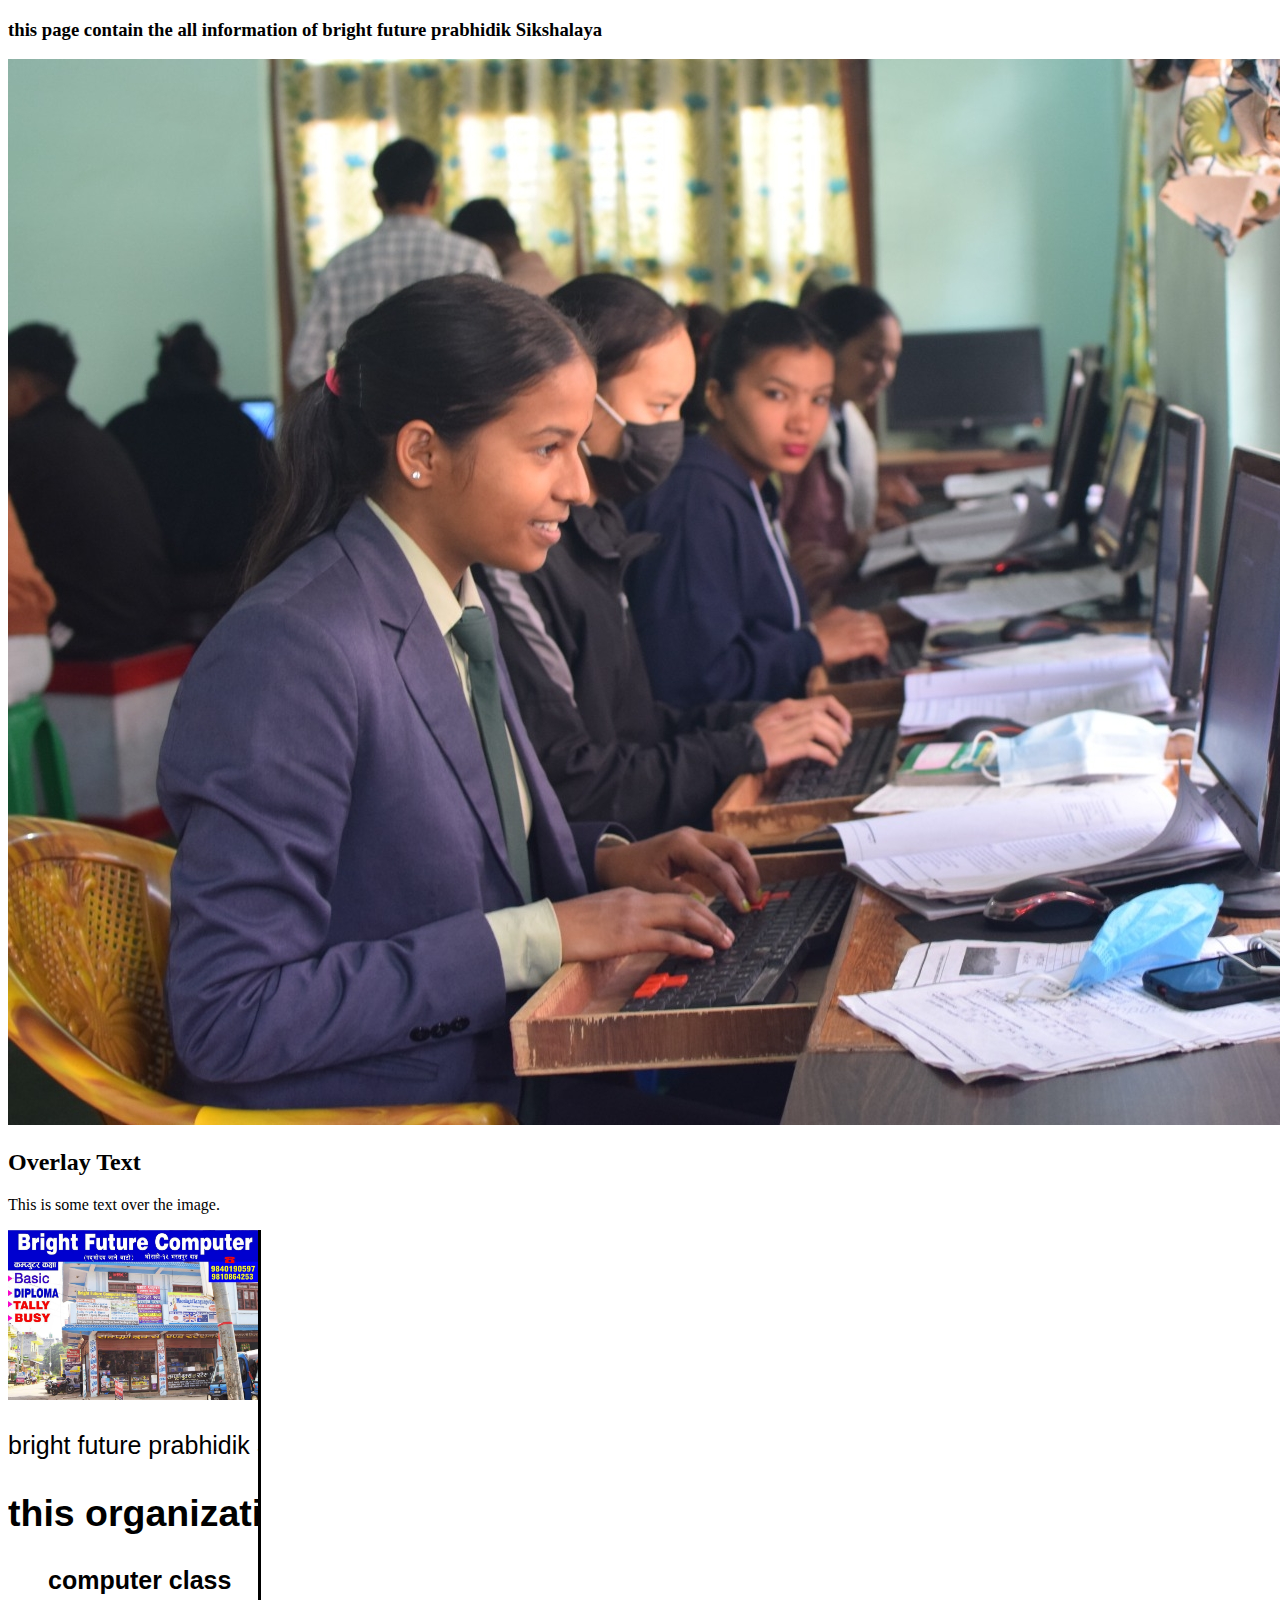
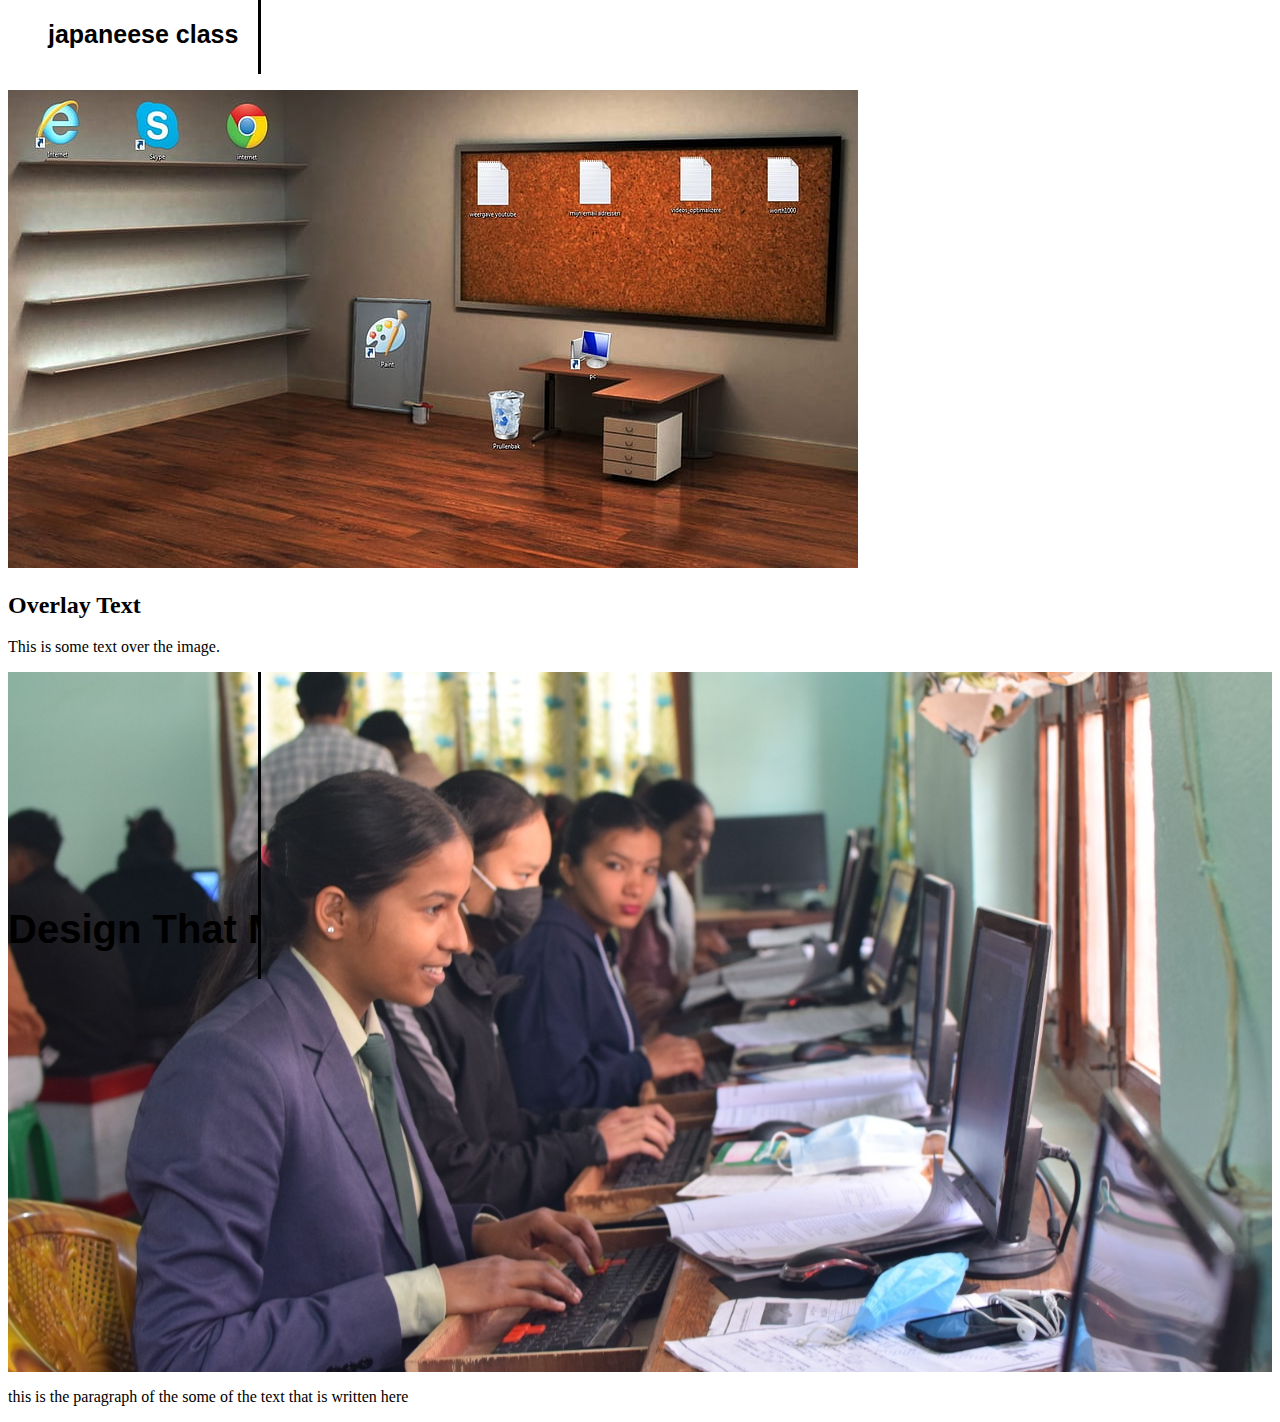
<file: about.html>
<!DOCTYPE html>
<html lang="en">
<head>
    <meta charset="UTF-8">
    <meta name="viewport" content="width=device-width, initial-scale=1.0">
    <title>about</title>
    <link rel="stylesheet" href="styleabout.css">
</head>
<body>
    <div>
        <h3>this page contain the all information of bright future prabhidik Sikshalaya</h3>
    </div>
    <div class="position-relative">
        <img src="1.jpg" alt="Your Image" class="img-fluid" />
        <div class="position-absolute top-0 start-0 bg-dark text-light p-3">
          <h2>Overlay Text</h2>
          <p>This is some text over the image.</p>
        </div>
      </div>
      
</body>
<p>
    <div class="container">
        <div class="image">
            <img src="image.jpg" alt="image" width="100%" height="100%">
        </div>
        <nav>
            <p>bright future prabhidik Sikshalaya was established in 2074 BS. The managing director of Bright Future prabhidik Sikshalaya is Lokmani Bhandari. At the time of establishment it named was Bright Future Computer institute. Later it was named as bright future prabhidik Sikshalaya. 
            <h2> this organization provides the following service</h2>
             <li>
                <ul><b>computer class</b><br></ul>
                <ul><b>japaneese class</b></ul>
                
             </li>
            </p>
        </nav>
    </div>    
</p>
<div class="position-relative">
    <img src="6.jpg" alt="Your Image" class="img-fluid" />
    <div class="position-absolute top-0 start-0 bg-dark text-light p-3">
      <h2>Overlay Text</h2>
      <p>This is some text over the image.</p>
    </div>
</div>
<style>
    .header{
        height: 700px;
        width: 100%;
        background-image: url('1.jpg');
        background-repeat: no-repeat;
        background-position: center;
        background-size: cover;
    }
 .header h1{
                   font-size:40px;
                   font-weight:700;
                   margin-top:235px}

   
      </style>
      <body>
<div class="header">
<div class="container">
<div class="row text center">
<div class="col-lg-12">

<h1>Design That Matters</h1>

</div> 
</div>
</div>
</div>
<div class="contner fluid">
    <P> this is the paragraph of the some of the text that is written here</P>
</div>    
</div>
</html>
</file>
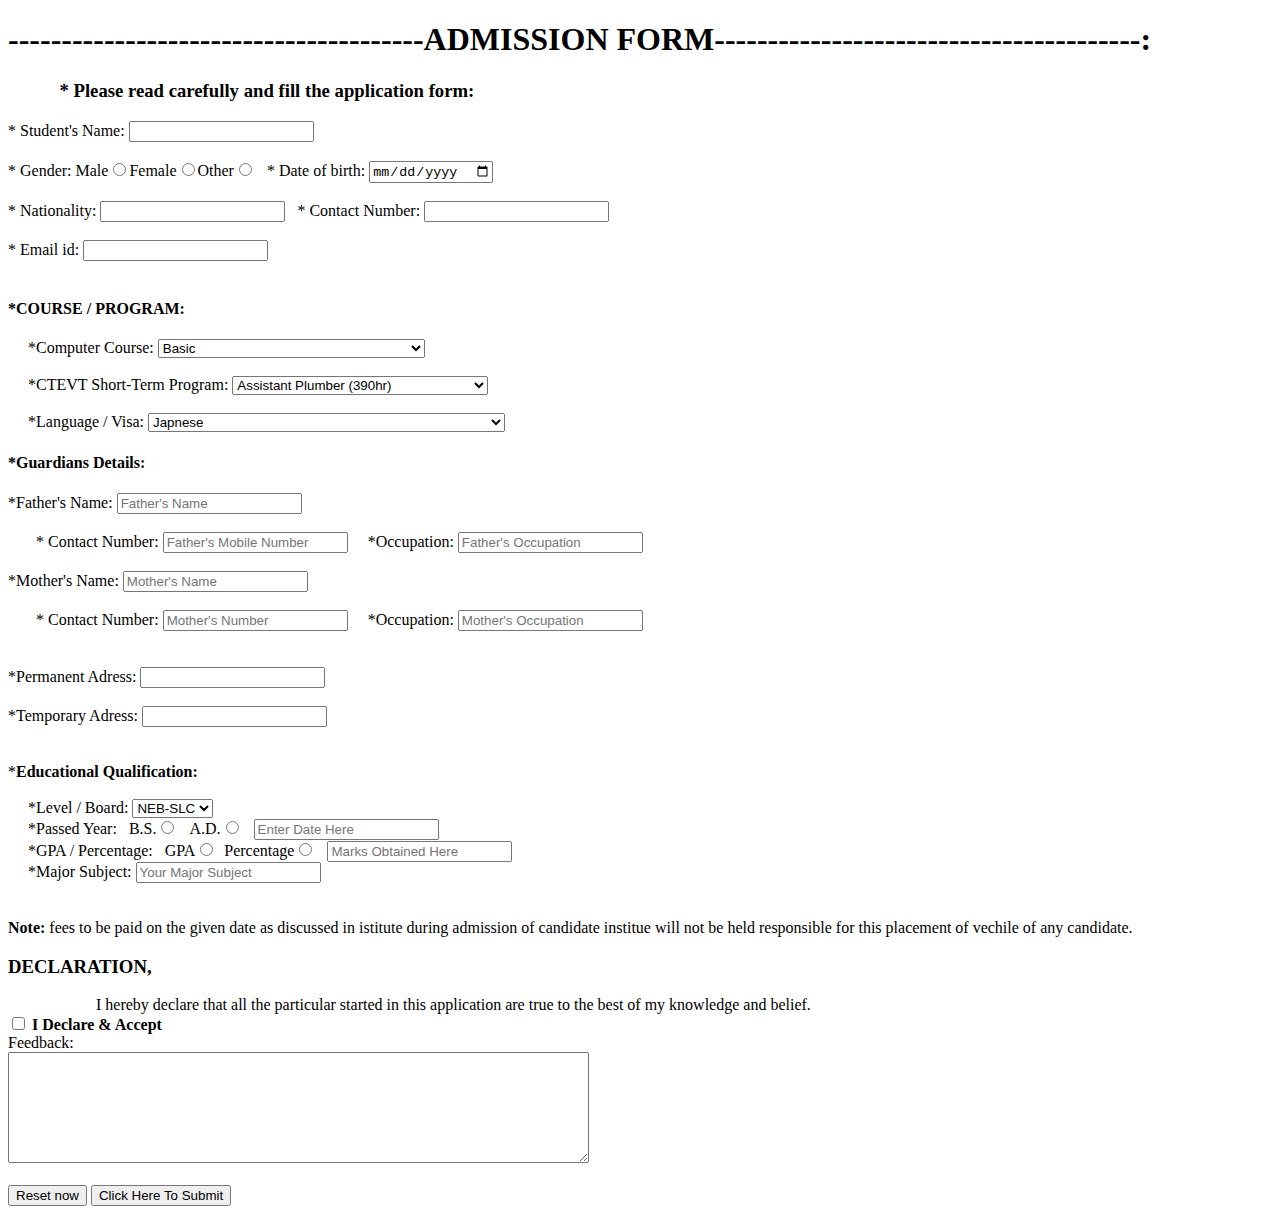
<file: Admission form.html>
<!DOCTYPE html>
<html lang="en">
<head>
    <meta charset="UTF-8">
    <meta name="viewport" content="width=device-width, initial-scale=1.0">
    <title>Admission Form:</title>
</head>
<body>
    <h1> <strong>---------------------------------------ADMISSION FORM----------------------------------------:</strong></h1>
    <h3>&nbsp;&nbsp;&nbsp;&nbsp;&nbsp;&nbsp;&nbsp;&nbsp;&nbsp;&nbsp;&nbsp;&#42 Please read carefully and fill the application form:</h3>
    <form action="backend.python">
        <div>
            <label for="name"> &#42; Student's Name:</label>
            <input type="text" name="myName" id="name">
        </div>
        <div><br>
            &#42; Gender: Male<input type="radio" name="myGender">Female<input type="radio" name="myGender">Other<input
            type="radio" name="myGender"> &nbsp; &#42; <label for="date">Date of birth:</label>
            <input type="date" name="myDate of birth" id="date">
        </div>
        <div><br>
            <label for="Nationality"> &#42; Nationality:</label>
            <input type="text" name="myNationality" id="Nationality"> &nbsp;
            <label for="number"> &#42; Contact Number:</label>
            <input type="number" name="myNumber" id="number">
        </div>
        <div><br>
            <label for="email"> &#42; Email id:</label>
            <input type="email" name="myEmail" id="email">
        </div> <br>
        <h4><strong> &#42;COURSE / PROGRAM:</strong></h4>
        <div>
          &nbsp;&nbsp;&nbsp;&nbsp; &#42;<label for="Computer Course">Computer Course:</label>
           <select name="myCourse" id="Computer Course">
            <option value="Basic">Basic</option>
            <option value="Tally">Tally</option>
            <option value="Tally & Busy">Tally & Busy</option>
            <option value="Diploma / Graphics">Diploma / Graphics</option>
            <option value="Engineering AutoCAD">Engineering AutoCAD</option>
            <option value="Computer Hardware & Repairing Classes">Computer Hardware & Repairing Classes</option>
            </select>
        </div>
      <div><br>
        &nbsp;&nbsp;&nbsp;&nbsp; &#42;<label for="CTEVT Short-Term Program">CTEVT Short-Term Program:</label>
           <select name="myCTEVT Short-Term Program" id="CTEVT Short-Term Program">
            <option value="Assistant Plumber (390hr)">Assistant Plumber (390hr)</option>
            <option value="Junior Building Electrician (390hr)">Junior Building Electrician (390hr)</option>
            <option value="Computer Hardware Technician (390hr)">Computer Hardware Technician  (390hr)</option>
            </select>
      </div>
       <div> <br>
        &nbsp;&nbsp;&nbsp;&nbsp; &#42;<label for="Language / Visa">Language / Visa:</label>
           <select name="myLanguage / Visa" id="Language / Visa">
            <option value="Japnese">Japnese</option>
            <option value="English">English</option>
            <option value="Student Visa ">Student Visa</option>
            <option value="TITP-Training Visa">TITP-Training Visa</option>
            <option value="SSW Working Visa N5/N4">SSW Working Visa N5/N4</option>
            <option value="Engineering Visa">Engineering Visa (Bachelor or Pass Direst Working Visa)</option>
            </select>
       </div>
       <div>
        <h4><strong> &#42;Guardians Details:</strong></h4>
        &#42;<label for="father's name">Father's Name:</label>
        <input type="text" name="myFather's Name" placeholder="Father's Name" id="father's name">
    </div><br>
   &nbsp;&nbsp;&nbsp;&nbsp;&nbsp;&nbsp;<label for="number"> &#42; Contact Number:</label>
   <input type="number" name="myNumber" placeholder="Father's Mobile Number" id="number"> &nbsp;&nbsp;&nbsp;
    <label for="Occupation"> &#42;Occupation:</label>
    <input type="text" name="myOccupation" placeholder="Father's Occupation" id="Occupation">
</div>
<div><br>
 &#42;<label for="mother's name">Mother's Name:</label>
 <input type="text" name="myMother's Name" placeholder="Mother's Name" id="mother's name">
</div><br>
&nbsp;&nbsp;&nbsp;&nbsp;&nbsp;&nbsp;<label for="number"> &#42; Contact Number:</label>
<input type="number" name="myNumber" placeholder="Mother's Number" id="number"> &nbsp;&nbsp;&nbsp;
<label for="Occupation"> &#42;Occupation:</label>
<input type="text" name="myOccupation" placeholder="Mother's Occupation" id="Occupation">
<div><br><br>
    &#42;<label for="permanent adress">Permanent Adress:</label>
    <input type="text" name="myPermanent Adress" id="permanent adress">
</div>
<div><br>
    &#42;<label for="temporary adress">Temporary Adress:</label>
    <input type="text" name="myTemporary Adress" id="temporary adress">
</div>
<br><br>
    &#42;<strong><label for="educational qualification">Educational Qualification:</label></strong>
    <div> <br>
        &nbsp;&nbsp;&nbsp;&nbsp; &#42;<label for="Level / Board">Level / Board:</label>
           <select name="myLevel / Board" id="Level/ Board">
            <option value="NEB-SLC">NEB-SLC</option>
            <option value="NEB-SEE">NEB-SEE</option>
            <option value="Bachelor ">Bachelor</option>
            </select>
       </div>
       <div>
        &nbsp;&nbsp;&nbsp;&nbsp; &#42;Passed Year: &nbsp;&nbsp;B.S.<input type="radio" name="myPassed Year">
        &nbsp;&nbsp;A.D.<input type="radio" name="myPassed Year">&nbsp;&nbsp; <input type="number" placeholder="Enter Date Here">
       </div>
       <div>
        &nbsp;&nbsp;&nbsp;&nbsp; &#42;GPA / Percentage: &nbsp;&nbsp;GPA<input type="radio" name="myPassed Year">
        &nbsp;Percentage<input type="radio" name="myPassed Year">&nbsp;&nbsp; <input type="number" placeholder="Marks Obtained Here">
       </div>
       <div>
        &nbsp;&nbsp;&nbsp;&nbsp; &#42;<label for="major subjecct">Major Subject:</label>
        <input type="text" name="myMajor Subject" placeholder="Your Major Subject" id="major subject">
       </div>
<br> <br>
   <strong>Note:&nbsp;</strong>fees to be paid on the given date as discussed in istitute during admission of candidate institue will not be held responsible for this placement of vechile of any candidate.
    <h3>DECLARATION,</h3>
     &nbsp;&nbsp; &nbsp;&nbsp; &nbsp; &nbsp; &nbsp; &nbsp; &nbsp;&nbsp; &nbsp; &nbsp; &nbsp;I hereby declare that all the particular started in this application are true to the best of my knowledge and belief. 
    <div>
        <input type="checkbox" name="Terms and Condition" id=""> <strong>I Declare & Accept </strong>
    </div>
    <div>
        <label for="textarea"> Feedback:</label>
        <br><textarea name="myText" cols="70" rows="7" id="textarea"></textarea>
    </div><br>
</div>
<input type="reset" value="Reset now">
<input type="submit" value="Click Here To Submit">
</div><br>
    </form>
</body>
</html>
</file>
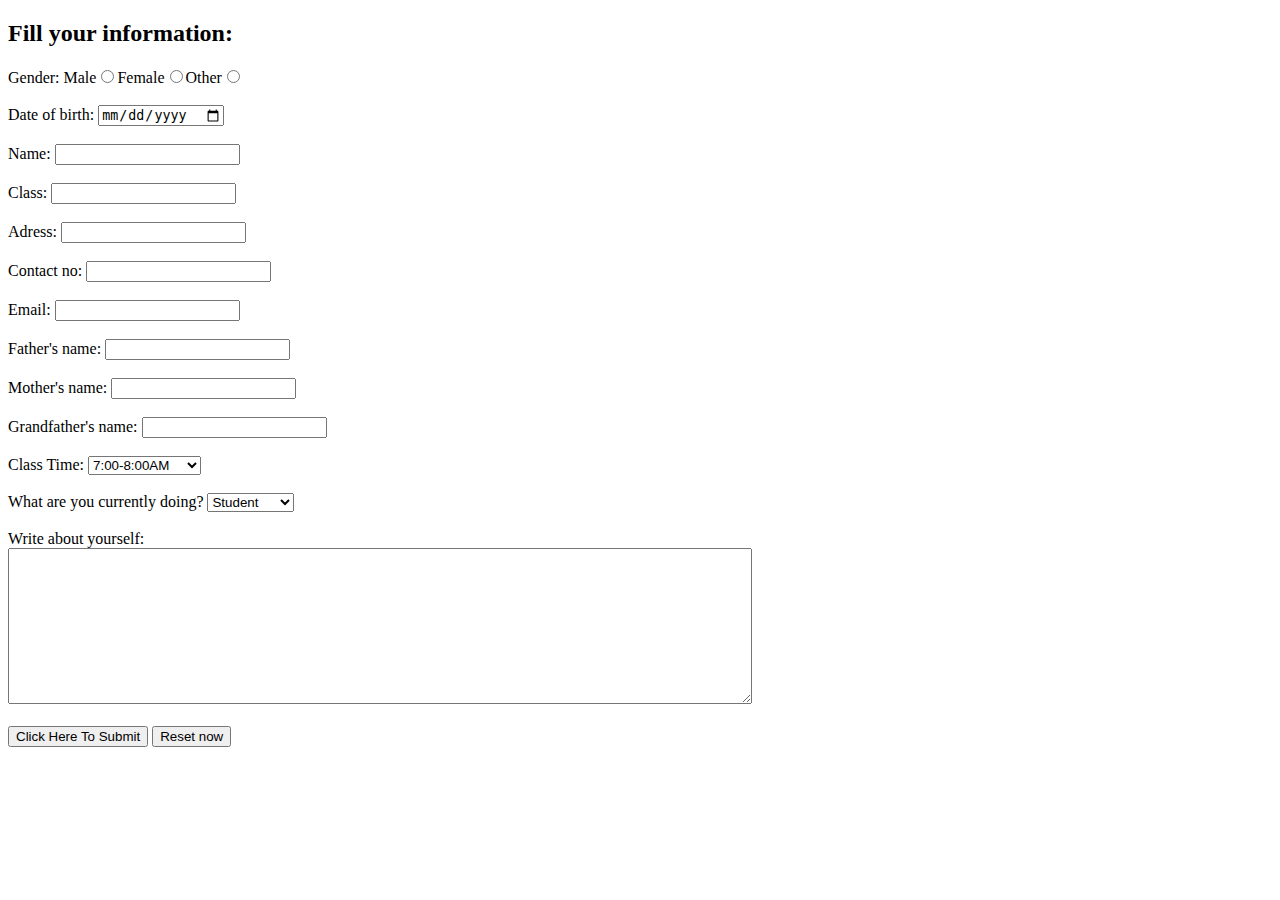
<file: form.html>
<!DOCTYPE html>
<html lang="en">

<head>
    <meta charset="UTF-8">
    <meta name="viewport" content="width=device-width, initial-scale=1.0">
    <title>Form.</title>
</head>
<body>
    <h2>Fill your information:</h2>
    <form action="backend.php"></form>
    <div>
        Gender: Male<input type="radio" name="myGender">Female<input type="radio" name="myGender">Other<input
        type="radio" name="myGender">
    </div>
    <div><br>
        <label for="date">Date of birth:</label>
        <input type="date" name="myDate of birth" id="date">
    </div><br>
    <label for="name">Name:</label>
    <input type="text" name="myName" id="name">
    </div><br><br>
    <div>
        <label for="class">Class:</label>
        <input type="text" class="myClass" id="class">
    </div><br>
    <div>
        <label for="adress">Adress:</label>
        <input type="text" name="myAdress" id="adress">
    </div><br>
    <div>
        <label for="Contact">Contact no:</label>
        <input type="text" name="myContact" id="Contact">
    </div><br>
    <div>
        <label for="email">Email:</label>
        <input type="email" name="myEmail" id="email">
        <div><br>
            <label for="father">Father's name:</label>
            <input type="text" name="myFather" id="father">
        </div><br>
        <div>
            <label for="mother">Mother's name:</label>
            <input type="text" name="myMother" id="mother">
        </div><br>
        <div>
            <label for="grandfather">Grandfather's name:</label>
            <input type="text" name="myGrandfather" id="grandfather">
        </div><br>
        <div>
            <label for="classtime">Class Time:</label>
            <select name="myClasstime" id="classtime">
                <option value="Morning">5:30-7:00AM</option>
                <option value="Morning"selected>7:00-8:00AM</option>
                <option value="Morning">8:00-9:00AM</option>
                <option value="Morning">9:00-10:00AM</option>
                <option value="Morning">10:00-11:00AM</option>
                <option value="Morning">11:00-12:00PM</option>
                <option value="Morning">12:00-1:00PM</option>
                <option value="Morning">1:00-2:00PM</option>
                <option value="Morning">2:00-3:AMPM</option>
                <option value="Morning">3:00-4:00PM</option>
                <option value="Morning">4:00-5:00PM</option>
                <option value="Morning">5:00-6:00PM</option>
                <option value="Morning">6:00-7:00PM</option>
            </select>
        </div><br>
        <div>
            <label for="status">What are you currently doing?</label>
            <select name="myStatus" id="status">
                <option value="Student">Student</option>
                <option value="Job Holder">Job Holder</option>
                <option value="Other">Other</option>
            </select>
        </div><br>
            <div>
                <label for="textarea"> Write about yourself:</label>
                <br><textarea name="myText" cols="90" rows="10" id="textarea"></textarea>
            </div><br>
        </div>
        <input type="submit" value="Click Here To Submit">
        <input type="reset" value="Reset now">
    </div><br>
</body>
</html>
</file>
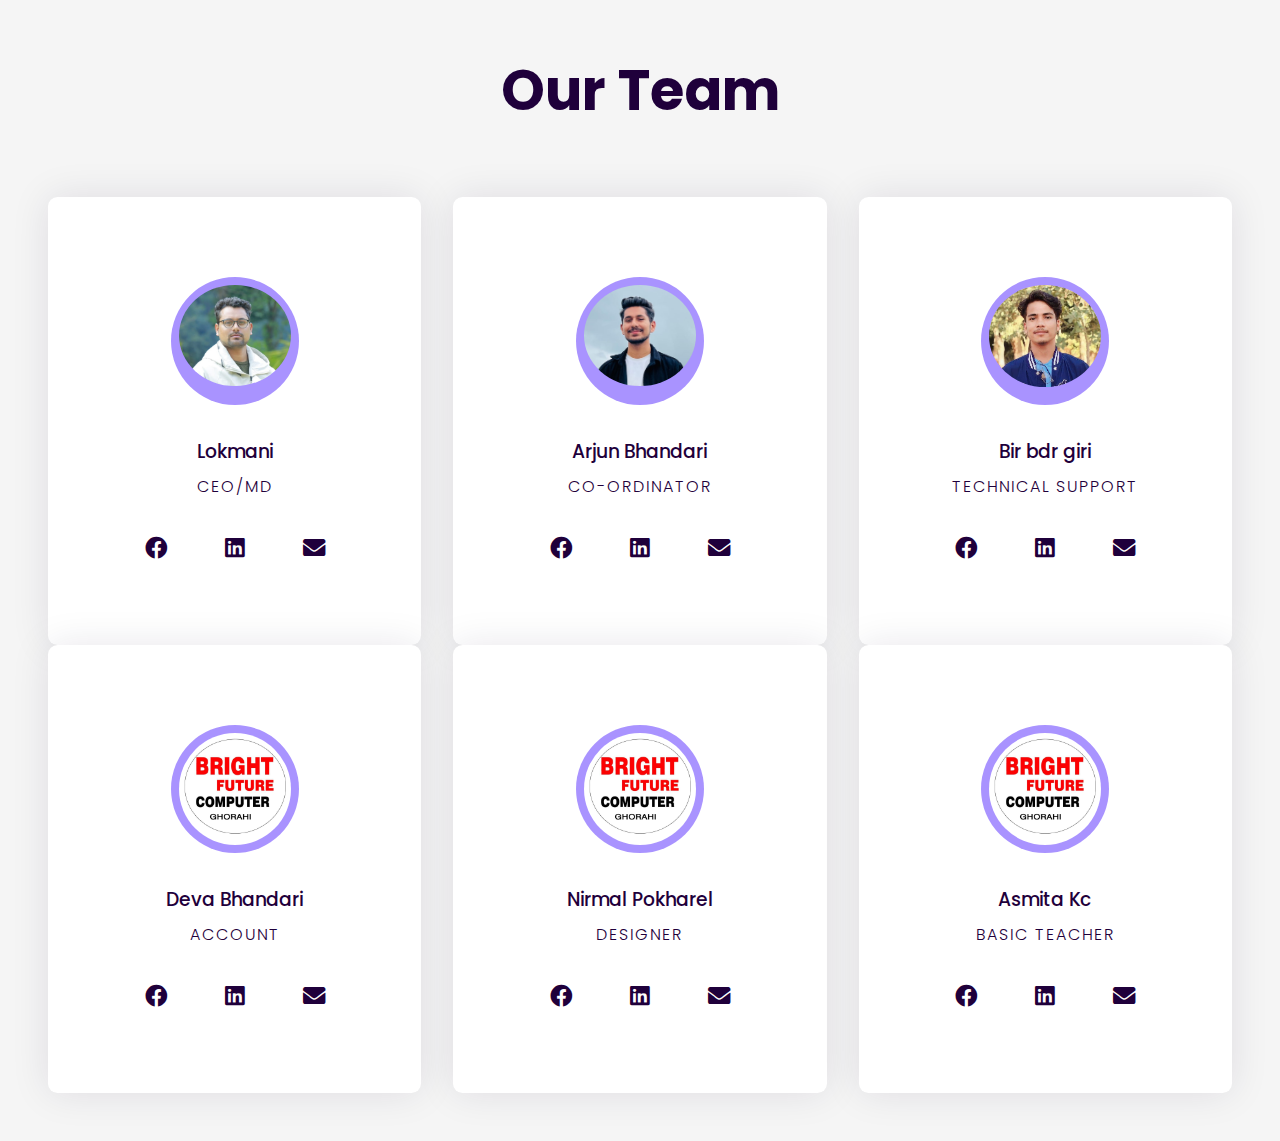
<file: our team/our team.html>
<!DOCTYPE html>
<html lang="en">
  <head>
    <meta name="viewport" content="width=device-width, initial-scale=1.0" />
    <title>Our Team Section</title>
    <!-- Font Awesome -->
    <link
      rel="stylesheet"
      href="https://cdnjs.cloudflare.com/ajax/libs/font-awesome/5.15.4/css/all.min.css"
    />
    <!-- Google Font -->
    <link
      href="https://fonts.googleapis.com/css2?family=Poppins:wght@300;500;600&display=swap"
      rel="stylesheet"
    />
    <!-- Stylesheet -->
    <link rel="stylesheet" href="team.css" />
  </head>
  <body>
    <section>
      <div class="row">
        <h1>Our Team</h1>
      </div>
      <div class="row">
        <!-- Column 1-->
        <div class="column">
          <div class="card">
            <div class="img-container">
              <img src="Lokmani.jpg" />
            </div>
            <h3>Lokmani</h3>
            <p>CEO/MD</p>
            <div class="icons">
              <a href="#">
                <i class="fab fa-facebook"></i>
              </a>
              <a href="#">
                <i class="fab fa-linkedin"></i>
              </a>
              <a href="#">
                <i class="fas fa-envelope"></i>
              </a>
            </div>
          </div>
        </div>
        <!-- Column 2-->
        <div class="column">
          <div class="card">
            <div class="img-container">
              <img src="Arjun.jpg" />
            </div>
            <h3>Arjun Bhandari</h3>
            <p>Co-ordinator</p>
            <div class="icons">
              <a href="#">
                <i class="fab fa-facebook"></i>
              </a>
              <a href="#">
                <i class="fab fa-linkedin"></i>
              </a>
              <a href="#">
                <i class="fas fa-envelope"></i>
              </a>
            </div>
          </div>
        </div>
         <!-- Column 3-->
         <div class="column">
            <div class="card">
              <div class="img-container">
                <img src="Bir bdr.jpg" />
              </div>
              <h3>Bir bdr giri</h3>
              <p>Technical Support</p>
              <div class="icons">
                <a href="#">
                    <i class="fab fa-facebook"></i>
                </a>
                <a href="#">
                  <i class="fab fa-linkedin"></i>
                </a>
                <a href="#">
                  <i class="fas fa-envelope"></i>
                </a>
              </div>
            </div>
          </div>
           <!-- Column 4-->
        <div class="column">
            <div class="card">
              <div class="img-container">
                <img src="bfpslogo.jpg" />
              </div>
              <h3>Deva Bhandari</h3>
              <p>Account</p>
              <div class="icons">
                <a href="#">
                    <i class="fab fa-facebook"></i>
                </a>
                <a href="#">
                  <i class="fab fa-linkedin"></i>
                </a>
                <a href="#">
                  <i class="fas fa-envelope"></i>
                </a>
              </div>
            </div>
          </div>
           <!-- Column 5-->
        <div class="column">
            <div class="card">
              <div class="img-container">
                <img src="bfpslogo.jpg" />
              </div>
              <h3>Nirmal Pokharel</h3>
              <p> Designer </p>
              <div class="icons">
                <a href="#">
                    <i class="fab fa-facebook"></i>
                </a>
                <a href="#">
                  <i class="fab fa-linkedin"></i>
                </a>
                <a href="#">
                  <i class="fas fa-envelope"></i>
                </a>
              </div>
            </div>
          </div>
        <!-- Column 6-->
        <div class="column">
          <div class="card">
            <div class="img-container">
              <img src="bfpslogo.jpg" />
            </div>
            <h3>Asmita Kc</h3>
            <p>Basic Teacher</p>
            <div class="icons">
              <a href="#">
                <i class="fab fa-facebook"></i>
              </a>
              <a href="#">
                <i class="fab fa-linkedin"></i>
              </a>
              <a href="#">
                <i class="fas fa-envelope"></i>
              </a>
            </div>
          </div>
        </div>
      </div>
    </section>
  </body>
</html>
</file>
<file: styleabout.css>
.container{
    font-family: sans-serif;
    font-size: 25px;
    width: 18ch;
    border-right: 3px solid;
    overflow: hidden;
    animation: type 2s steps(22);
    white-space: nowrap;
}
@keyframes type{
    from{
        width: 0;
    }
}
.container-fluid{
    font-family: 'Courier New', Courier, monospace;
    font-size: 40px;
    width: 30ch;
    border-right: 5 px solid;
    overflow: scroll;
    animation: type 3s steps(23);
    white-space: nowrap;
}@keyframes type{
    from{
        width: 0;
    }
}
</file>
<file: our team/team.css>
* {
    padding: 0;
    margin: 0;
    box-sizing: border-box;
    font-family: "Poppins", sans-serif;
  }
  body {
    background-color: #f5f5f5;
  }
  .row {
    display: flex;
    flex-wrap: wrap;
    padding: 2em 1em;
    text-align: center;
  }
  .column {
    width: 100%;
    padding: 0.5em 0;
  }
  h1 {
    width: 100%;
    text-align: center;
    font-size: 3.5em;
    color: #1f003b;
  }
  .card {
    box-shadow: 0 0 2.4em rgba(25, 0, 58, 0.1);
    padding: 3.5em 1em;
    border-radius: 0.6em;
    color: #1f003b;
    cursor: pointer;
    transition: 0.3s;
    background-color: #ffffff;
  }
  .card .img-container {
    width: 8em;
    height: 8em;
    background-color: #a993ff;
    padding: 0.5em;
    border-radius: 50%;
    margin: 0 auto 2em auto;
  }
  .card img {
    width: 100%;
    border-radius: 50%;
  }
  .card h3 {
    font-weight: 500;
  }
  .card p {
    font-weight: 300;
    text-transform: uppercase;
    margin: 0.5em 0 2em 0;
    letter-spacing: 2px;
  }
  .icons {
    width: 50%;
    min-width: 180px;
    margin: auto;
    display: flex;
    justify-content: space-between;
  }
  .card a {
    text-decoration: none;
    color: inherit;
    font-size: 1.4em;
  }
  .card:hover {
    background: linear-gradient(#6045ea, #8567f7);
    color: #ffffff;
  }
  .card:hover .img-container {
    transform: scale(1.15);
  }
  @media screen and (min-width: 768px) {
    section {
      padding: 1em 7em;
    }
  }
  @media screen and (min-width: 992px) {
    section {
      padding: 1em;
    }
    .card {
      padding: 5em 1em;
    }
    .column {
      flex: 0 0 33.33%;
      max-width: 33.33%;
      padding: 0 1em;
    }
  }
</file>
